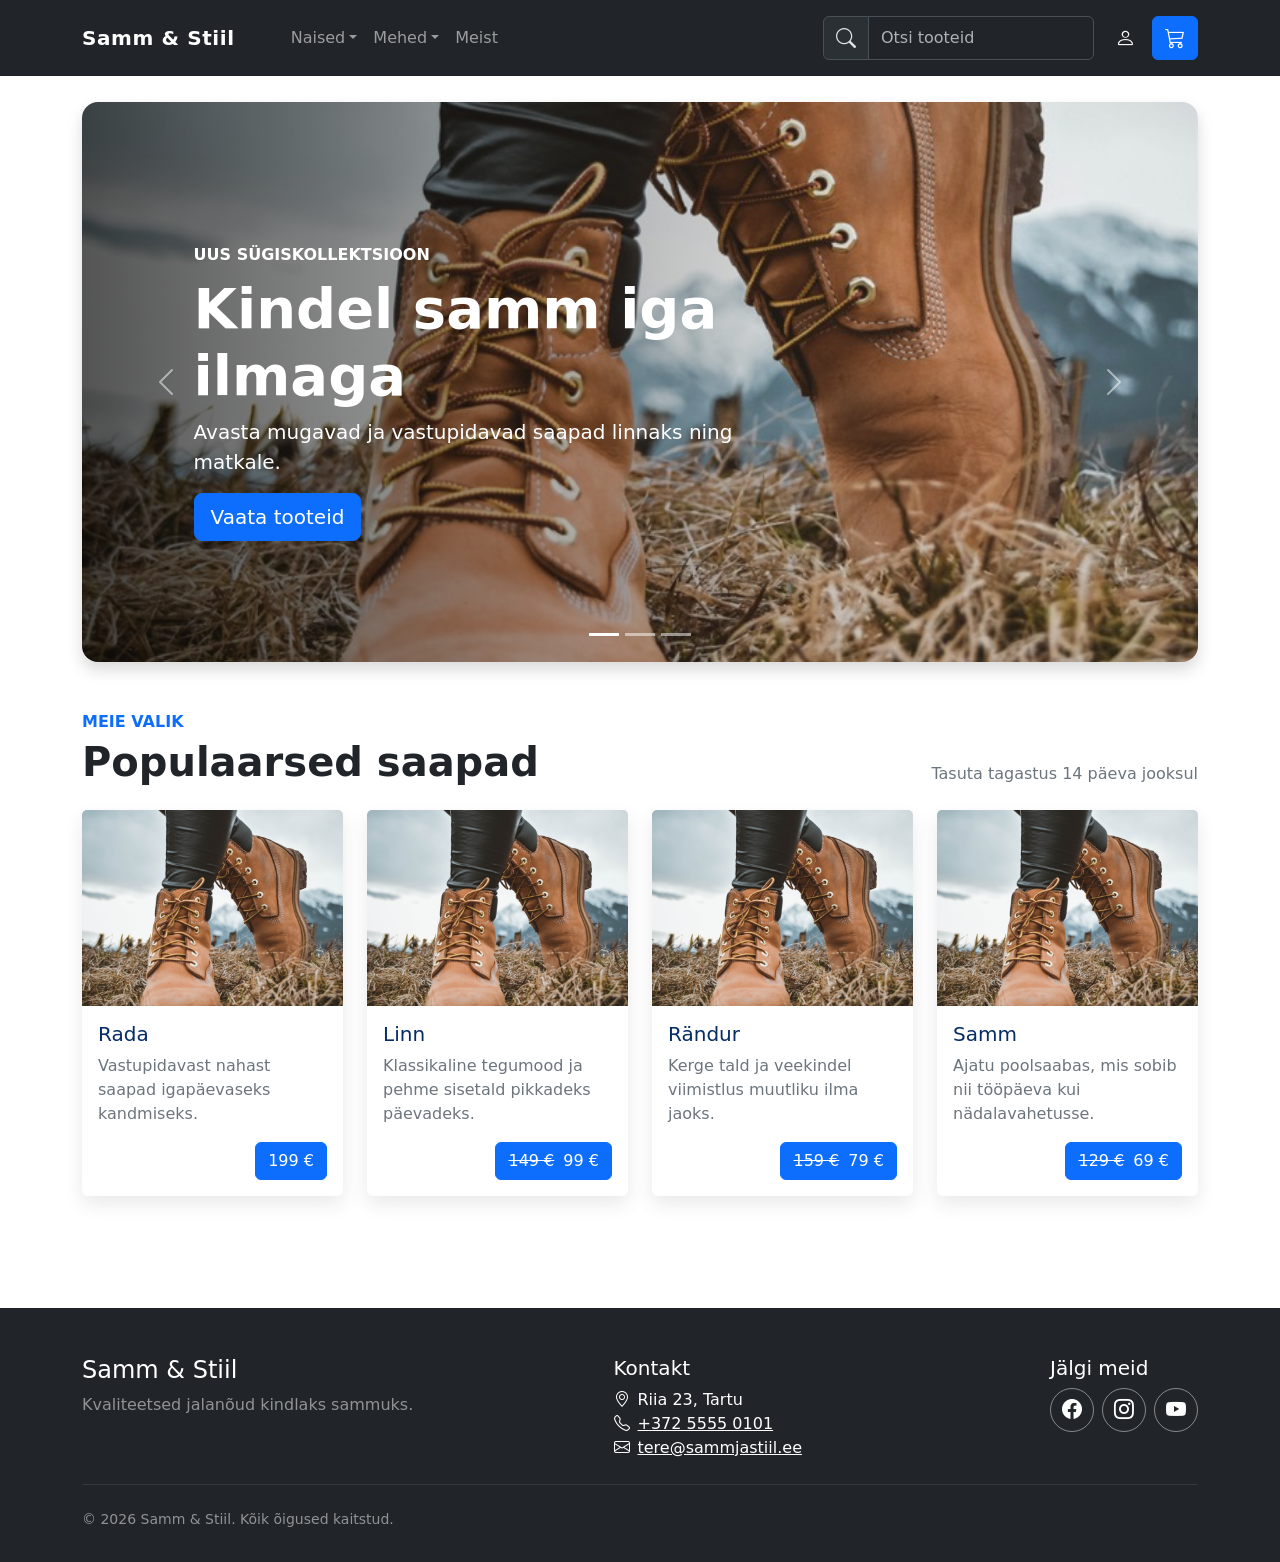
<file: index.html>
<!doctype html>
<html lang="et">
<head>
  <meta charset="utf-8">
  <meta name="viewport" content="width=device-width, initial-scale=1">
  <meta name="description" content="Samm &amp; Stiil – kvaliteetsed saapad naistele ja meestele.">
  <title>Samm &amp; Stiil | Avaleht</title>
  <link href="https://cdn.jsdelivr.net/npm/bootstrap@5.3.3/dist/css/bootstrap.min.css" rel="stylesheet" integrity="sha384-QWTKZyjpPEjISv5WaRU9OFeRpok6YctnYmDr5pNlyT2bRjXh0JMhjY6hW+ALEwIH" crossorigin="anonymous">
  <link href="https://cdn.jsdelivr.net/npm/bootstrap-icons@1.11.3/font/bootstrap-icons.min.css" rel="stylesheet">
  <link rel="stylesheet" href="custom.css">
</head>
<body>
  <nav class="navbar navbar-expand-lg bg-dark fixed-top py-3" data-bs-theme="dark" aria-label="Põhinavigatsioon">
    <div class="container">
      <a class="navbar-brand me-lg-5" href="index.html">Samm &amp; Stiil</a>
      <button class="navbar-toggler" type="button" data-bs-toggle="collapse" data-bs-target="#mainNavigation" aria-controls="mainNavigation" aria-expanded="false" aria-label="Ava navigatsioon">
        <span class="navbar-toggler-icon"></span>
      </button>
      <div class="collapse navbar-collapse" id="mainNavigation">
        <ul class="navbar-nav me-auto mb-2 mb-lg-0">
          <li class="nav-item dropdown">
            <a class="nav-link dropdown-toggle" href="#" id="womenDropdown" role="button" data-bs-toggle="dropdown" aria-expanded="false">Naised</a>
            <ul class="dropdown-menu" aria-labelledby="womenDropdown">
              <li><a class="dropdown-item" href="#tooted">Kingad</a></li>
              <li><hr class="dropdown-divider"></li>
              <li><a class="dropdown-item" href="#tooted">Saapad</a></li>
            </ul>
          </li>
          <li class="nav-item dropdown">
            <a class="nav-link dropdown-toggle" href="#" id="menDropdown" role="button" data-bs-toggle="dropdown" aria-expanded="false">Mehed</a>
            <ul class="dropdown-menu" aria-labelledby="menDropdown">
              <li><a class="dropdown-item" href="#tooted">Kingad</a></li>
              <li><hr class="dropdown-divider"></li>
              <li><a class="dropdown-item" href="#tooted">Saapad</a></li>
            </ul>
          </li>
          <li class="nav-item"><a class="nav-link" href="meist.html">Meist</a></li>
        </ul>
        <form class="d-flex me-lg-2 mb-2 mb-lg-0" role="search">
          <div class="input-group">
            <span class="input-group-text"><i class="bi bi-search" aria-hidden="true"></i></span>
            <input class="form-control" type="search" placeholder="Otsi tooteid" aria-label="Otsi tooteid">
          </div>
        </form>
        <div class="d-flex gap-1">
          <button class="btn btn-link text-light" type="button" aria-label="Kasutajakonto"><i class="bi bi-person" aria-hidden="true"></i></button>
          <a class="btn btn-primary" href="ostukorv.html" aria-label="Ostukorv"><i class="bi bi-cart3" aria-hidden="true"></i></a>
        </div>
      </div>
    </div>
  </nav>

  <main>
    <section class="container pt-4" aria-label="Pakkumised">
      <div id="heroCarousel" class="carousel slide hero-carousel overflow-hidden rounded-4 shadow" data-bs-ride="carousel">
        <div class="carousel-indicators">
          <button type="button" data-bs-target="#heroCarousel" data-bs-slide-to="0" class="active" aria-current="true" aria-label="Slaid 1"></button>
          <button type="button" data-bs-target="#heroCarousel" data-bs-slide-to="1" aria-label="Slaid 2"></button>
          <button type="button" data-bs-target="#heroCarousel" data-bs-slide-to="2" aria-label="Slaid 3"></button>
        </div>
        <div class="carousel-inner">
          <div class="carousel-item active">
            <img src="boots.jpg" alt="Pruunid nahksaapad sügisesel maastikul">
            <div class="carousel-caption d-none d-lg-block">
              <p class="text-uppercase fw-semibold mb-2">Uus sügiskollektsioon</p>
              <h1 class="display-4 fw-bold">Kindel samm iga ilmaga</h1>
              <p class="lead">Avasta mugavad ja vastupidavad saapad linnaks ning matkale.</p>
              <a class="btn btn-primary btn-lg" href="#tooted">Vaata tooteid</a>
            </div>
          </div>
          <div class="carousel-item">
            <img src="boots.jpg" alt="Vastupidavad paeltega saapad lähivaates">
            <div class="carousel-caption d-none d-lg-block">
              <p class="text-uppercase fw-semibold mb-2">Nädala pakkumine</p>
              <h2 class="display-5 fw-bold">Valitud mudelid kuni −30%</h2>
              <p class="lead">Hea võimalus valmistuda jahedamaks hooajaks.</p>
            </div>
          </div>
          <div class="carousel-item">
            <img src="boots.jpg" alt="Nahksaapad looduses">
            <div class="carousel-caption d-none d-lg-block">
              <p class="text-uppercase fw-semibold mb-2">Tasuta tarne</p>
              <h2 class="display-5 fw-bold">Tellimustele alates 100 €</h2>
              <p class="lead">Mugav pakiautomaadi tarne kõikjal Eestis.</p>
            </div>
          </div>
        </div>
        <button class="carousel-control-prev" type="button" data-bs-target="#heroCarousel" data-bs-slide="prev">
          <span class="carousel-control-prev-icon" aria-hidden="true"></span><span class="visually-hidden">Eelmine</span>
        </button>
        <button class="carousel-control-next" type="button" data-bs-target="#heroCarousel" data-bs-slide="next">
          <span class="carousel-control-next-icon" aria-hidden="true"></span><span class="visually-hidden">Järgmine</span>
        </button>
      </div>
    </section>

    <section class="container py-5" id="tooted" aria-labelledby="productsHeading">
      <div class="d-flex flex-wrap justify-content-between align-items-end gap-3 mb-4">
        <div><p class="text-primary fw-semibold text-uppercase mb-1">Meie valik</p><h2 id="productsHeading" class="display-6 fw-bold mb-0">Populaarsed saapad</h2></div>
        <p class="text-secondary mb-0">Tasuta tagastus 14 päeva jooksul</p>
      </div>
      <div class="row g-4">
        <div class="col-xl-3 col-md-6">
          <article class="card product-card"><img src="boots.jpg" class="card-img-top" alt="Pruunid nahast matkasaapad"><div class="card-body d-flex flex-column"><h3 class="h5 card-title text-primary-emphasis">Rada</h3><p class="card-text text-secondary">Vastupidavast nahast saapad igapäevaseks kandmiseks.</p><a href="toode.html" class="btn btn-primary mt-auto align-self-end" aria-label="Vaata toodet Rada hinnaga 199 eurot">199 €</a></div></article>
        </div>
        <div class="col-xl-3 col-md-6">
          <article class="card product-card"><img src="boots.jpg" class="card-img-top" alt="Pruunid paeltega linnasaapad"><div class="card-body d-flex flex-column"><h3 class="h5 card-title text-primary-emphasis">Linn</h3><p class="card-text text-secondary">Klassikaline tegumood ja pehme sisetald pikkadeks päevadeks.</p><a href="toode.html" class="btn btn-primary mt-auto align-self-end" aria-label="Vaata toodet Linn soodushinnaga 99 eurot"><span class="text-decoration-line-through me-1">149 €</span> 99 €</a></div></article>
        </div>
        <div class="col-xl-3 col-md-6">
          <article class="card product-card"><img src="boots.jpg" class="card-img-top" alt="Pruunid vabaajasaapad"><div class="card-body d-flex flex-column"><h3 class="h5 card-title text-primary-emphasis">Rändur</h3><p class="card-text text-secondary">Kerge tald ja veekindel viimistlus muutliku ilma jaoks.</p><a href="toode.html" class="btn btn-primary mt-auto align-self-end" aria-label="Vaata toodet Rändur soodushinnaga 79 eurot"><span class="text-decoration-line-through me-1">159 €</span> 79 €</a></div></article>
        </div>
        <div class="col-xl-3 col-md-6">
          <article class="card product-card"><img src="boots.jpg" class="card-img-top" alt="Pruunid nahast poolsaapad"><div class="card-body d-flex flex-column"><h3 class="h5 card-title text-primary-emphasis">Samm</h3><p class="card-text text-secondary">Ajatu poolsaabas, mis sobib nii tööpäeva kui nädalavahetusse.</p><a href="toode.html" class="btn btn-primary mt-auto align-self-end" aria-label="Vaata toodet Samm soodushinnaga 69 eurot"><span class="text-decoration-line-through me-1">129 €</span> 69 €</a></div></article>
        </div>
      </div>
    </section>
  </main>

  <footer class="site-footer">
    <div class="container">
      <div class="row g-4 justify-content-between">
        <div class="col-md-5"><h2 class="h4">Samm &amp; Stiil</h2><p class="text-white-50 mb-0">Kvaliteetsed jalanõud kindlaks sammuks.</p></div>
        <div class="col-md-4"><h2 class="h5">Kontakt</h2><address class="mb-0"><div><i class="bi bi-geo-alt me-2" aria-hidden="true"></i>Riia 23, Tartu</div><div><i class="bi bi-telephone me-2" aria-hidden="true"></i><a class="footer-link" href="tel:+37255550101">+372 5555 0101</a></div><div><i class="bi bi-envelope me-2" aria-hidden="true"></i><a class="footer-link" href="mailto:tere@sammjastiil.ee">tere@sammjastiil.ee</a></div></address></div>
        <div class="col-md-auto"><h2 class="h5">Jälgi meid</h2><div class="d-flex gap-2"><a class="social-link" href="https://www.facebook.com/" aria-label="Facebook"><i class="bi bi-facebook" aria-hidden="true"></i></a><a class="social-link" href="https://www.instagram.com/" aria-label="Instagram"><i class="bi bi-instagram" aria-hidden="true"></i></a><a class="social-link" href="https://www.youtube.com/" aria-label="YouTube"><i class="bi bi-youtube" aria-hidden="true"></i></a></div></div>
      </div>
      <hr class="border-secondary my-4"><p class="small text-white-50 mb-0">&copy; 2026 Samm &amp; Stiil. Kõik õigused kaitstud.</p>
    </div>
  </footer>
  <script src="https://cdn.jsdelivr.net/npm/bootstrap@5.3.3/dist/js/bootstrap.bundle.min.js" integrity="sha384-YvpcrYf0tY3lHB60NNkmXc5s9fDVZLESaAA55NDzOxhy9GkcIdslK1eN7N6jIeHz" crossorigin="anonymous"></script>
</body>
</html>
</file>
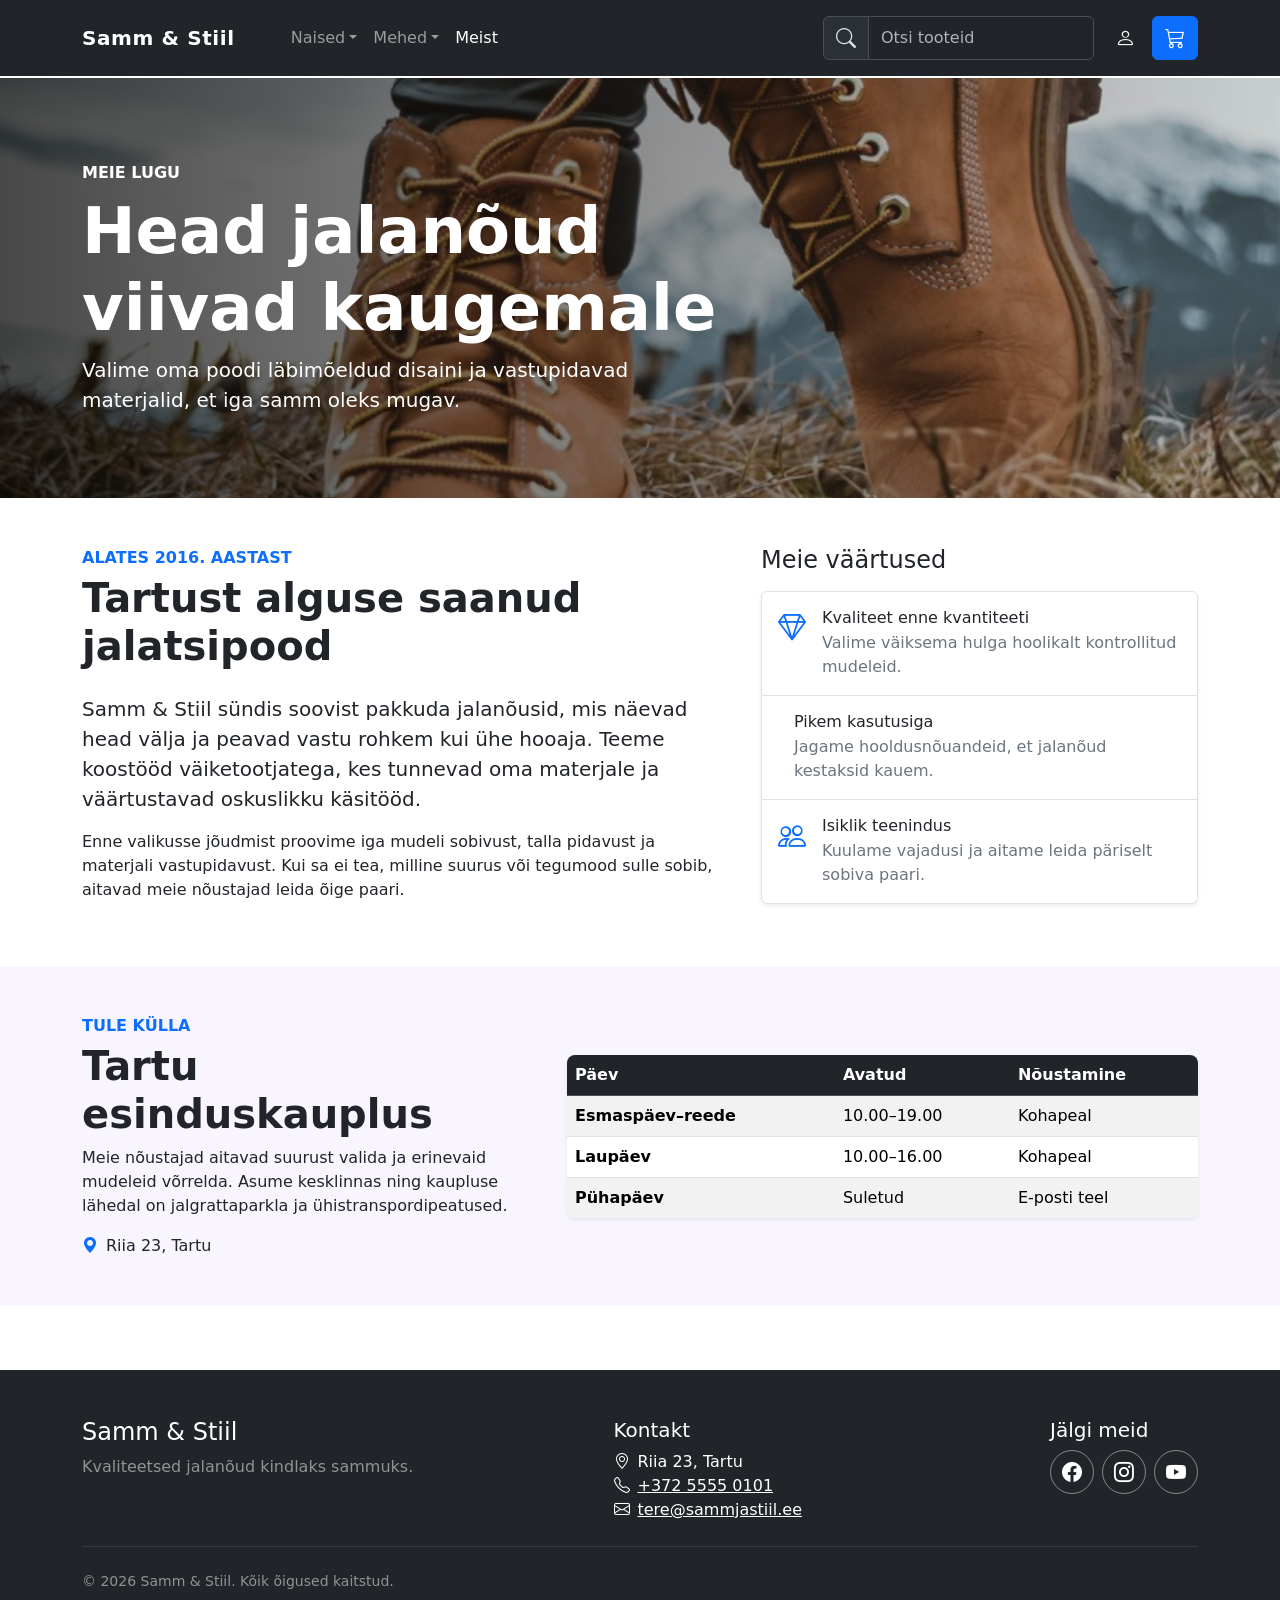
<file: meist.html>
<!doctype html>
<html lang="et">
<head>
  <meta charset="utf-8">
  <meta name="viewport" content="width=device-width, initial-scale=1">
  <meta name="description" content="Samm &amp; Stiil lugu, väärtused ja kaupluse lahtiolekuajad.">
  <title>Meist | Samm &amp; Stiil</title>
  <link href="https://cdn.jsdelivr.net/npm/bootstrap@5.3.3/dist/css/bootstrap.min.css" rel="stylesheet" integrity="sha384-QWTKZyjpPEjISv5WaRU9OFeRpok6YctnYmDr5pNlyT2bRjXh0JMhjY6hW+ALEwIH" crossorigin="anonymous">
  <link href="https://cdn.jsdelivr.net/npm/bootstrap-icons@1.11.3/font/bootstrap-icons.min.css" rel="stylesheet">
  <link rel="stylesheet" href="custom.css">
</head>
<body>
  <nav class="navbar navbar-expand-lg bg-dark fixed-top py-3" data-bs-theme="dark" aria-label="Põhinavigatsioon">
    <div class="container">
      <a class="navbar-brand me-lg-5" href="index.html">Samm &amp; Stiil</a>
      <button class="navbar-toggler" type="button" data-bs-toggle="collapse" data-bs-target="#mainNavigation" aria-controls="mainNavigation" aria-expanded="false" aria-label="Ava navigatsioon"><span class="navbar-toggler-icon"></span></button>
      <div class="collapse navbar-collapse" id="mainNavigation">
        <ul class="navbar-nav me-auto mb-2 mb-lg-0">
          <li class="nav-item dropdown"><a class="nav-link dropdown-toggle" href="#" id="womenDropdown" role="button" data-bs-toggle="dropdown" aria-expanded="false">Naised</a><ul class="dropdown-menu" aria-labelledby="womenDropdown"><li><a class="dropdown-item" href="index.html#tooted">Kingad</a></li><li><hr class="dropdown-divider"></li><li><a class="dropdown-item" href="index.html#tooted">Saapad</a></li></ul></li>
          <li class="nav-item dropdown"><a class="nav-link dropdown-toggle" href="#" id="menDropdown" role="button" data-bs-toggle="dropdown" aria-expanded="false">Mehed</a><ul class="dropdown-menu" aria-labelledby="menDropdown"><li><a class="dropdown-item" href="index.html#tooted">Kingad</a></li><li><hr class="dropdown-divider"></li><li><a class="dropdown-item" href="index.html#tooted">Saapad</a></li></ul></li>
          <li class="nav-item"><a class="nav-link active" href="meist.html" aria-current="page">Meist</a></li>
        </ul>
        <form class="d-flex me-lg-2 mb-2 mb-lg-0" role="search"><div class="input-group"><span class="input-group-text"><i class="bi bi-search" aria-hidden="true"></i></span><input class="form-control" type="search" placeholder="Otsi tooteid" aria-label="Otsi tooteid"></div></form>
        <div class="d-flex gap-1"><button class="btn btn-link text-light" type="button" aria-label="Kasutajakonto"><i class="bi bi-person" aria-hidden="true"></i></button><a class="btn btn-primary" href="ostukorv.html" aria-label="Ostukorv"><i class="bi bi-cart3" aria-hidden="true"></i></a></div>
      </div>
    </div>
  </nav>

  <main>
    <header class="about-hero d-flex align-items-center text-white">
      <div class="container"><div class="col-lg-7"><p class="text-uppercase fw-semibold mb-2">Meie lugu</p><h1 class="display-3 fw-bold">Head jalanõud viivad kaugemale</h1><p class="lead mb-0">Valime oma poodi läbimõeldud disaini ja vastupidavad materjalid, et iga samm oleks mugav.</p></div></div>
    </header>

    <section class="container py-5" aria-labelledby="storyHeading">
      <div class="row g-5 align-items-start">
        <div class="col-lg-7">
          <p class="text-primary fw-semibold text-uppercase mb-1">Alates 2016. aastast</p>
          <h2 class="display-6 fw-bold mb-4" id="storyHeading">Tartust alguse saanud jalatsipood</h2>
          <p class="fs-5">Samm &amp; Stiil sündis soovist pakkuda jalanõusid, mis näevad head välja ja peavad vastu rohkem kui ühe hooaja. Teeme koostööd väiketootjatega, kes tunnevad oma materjale ja väärtustavad oskuslikku käsitööd.</p>
          <p>Enne valikusse jõudmist proovime iga mudeli sobivust, talla pidavust ja materjali vastupidavust. Kui sa ei tea, milline suurus või tegumood sulle sobib, aitavad meie nõustajad leida õige paari.</p>
        </div>
        <div class="col-lg-5">
          <h2 class="h4 mb-3">Meie väärtused</h2>
          <div class="list-group shadow-sm">
            <div class="list-group-item d-flex gap-3 py-3"><i class="bi bi-gem fs-3 text-primary" aria-hidden="true"></i><div><h3 class="h6 mb-1">Kvaliteet enne kvantiteeti</h3><p class="mb-0 text-secondary">Valime väiksema hulga hoolikalt kontrollitud mudeleid.</p></div></div>
            <div class="list-group-item d-flex gap-3 py-3"><i class="bi bi-leaf fs-3 text-primary" aria-hidden="true"></i><div><h3 class="h6 mb-1">Pikem kasutusiga</h3><p class="mb-0 text-secondary">Jagame hooldusnõuandeid, et jalanõud kestaksid kauem.</p></div></div>
            <div class="list-group-item d-flex gap-3 py-3"><i class="bi bi-people fs-3 text-primary" aria-hidden="true"></i><div><h3 class="h6 mb-1">Isiklik teenindus</h3><p class="mb-0 text-secondary">Kuulame vajadusi ja aitame leida päriselt sobiva paari.</p></div></div>
          </div>
        </div>
      </div>
    </section>

    <section class="section-soft py-5" aria-labelledby="visitHeading">
      <div class="container"><div class="row g-5 align-items-center">
        <div class="col-lg-5"><p class="text-primary fw-semibold text-uppercase mb-1">Tule külla</p><h2 class="display-6 fw-bold" id="visitHeading">Tartu esinduskauplus</h2><p>Meie nõustajad aitavad suurust valida ja erinevaid mudeleid võrrelda. Asume kesklinnas ning kaupluse lähedal on jalgrattaparkla ja ühistranspordipeatused.</p><p class="mb-0"><i class="bi bi-geo-alt-fill text-primary me-2" aria-hidden="true"></i>Riia 23, Tartu</p></div>
        <div class="col-lg-7">
          <div class="table-responsive rounded-3 shadow-sm">
            <table class="table table-striped table-hover align-middle mb-0">
              <caption class="visually-hidden">Samm &amp; Stiil Tartu kaupluse lahtiolekuajad</caption>
              <thead class="table-dark"><tr><th scope="col">Päev</th><th scope="col">Avatud</th><th scope="col">Nõustamine</th></tr></thead>
              <tbody><tr><th scope="row">Esmaspäev–reede</th><td>10.00–19.00</td><td>Kohapeal</td></tr><tr><th scope="row">Laupäev</th><td>10.00–16.00</td><td>Kohapeal</td></tr><tr><th scope="row">Pühapäev</th><td>Suletud</td><td>E-posti teel</td></tr></tbody>
            </table>
          </div>
        </div>
      </div></div>
    </section>
  </main>

  <footer class="site-footer">
    <div class="container"><div class="row g-4 justify-content-between">
      <div class="col-md-5"><h2 class="h4">Samm &amp; Stiil</h2><p class="text-white-50 mb-0">Kvaliteetsed jalanõud kindlaks sammuks.</p></div>
      <div class="col-md-4"><h2 class="h5">Kontakt</h2><address class="mb-0"><div><i class="bi bi-geo-alt me-2" aria-hidden="true"></i>Riia 23, Tartu</div><div><i class="bi bi-telephone me-2" aria-hidden="true"></i><a class="footer-link" href="tel:+37255550101">+372 5555 0101</a></div><div><i class="bi bi-envelope me-2" aria-hidden="true"></i><a class="footer-link" href="mailto:tere@sammjastiil.ee">tere@sammjastiil.ee</a></div></address></div>
      <div class="col-md-auto"><h2 class="h5">Jälgi meid</h2><div class="d-flex gap-2"><a class="social-link" href="https://www.facebook.com/" aria-label="Facebook"><i class="bi bi-facebook" aria-hidden="true"></i></a><a class="social-link" href="https://www.instagram.com/" aria-label="Instagram"><i class="bi bi-instagram" aria-hidden="true"></i></a><a class="social-link" href="https://www.youtube.com/" aria-label="YouTube"><i class="bi bi-youtube" aria-hidden="true"></i></a></div></div>
    </div><hr class="border-secondary my-4"><p class="small text-white-50 mb-0">&copy; 2026 Samm &amp; Stiil. Kõik õigused kaitstud.</p></div>
  </footer>
  <script src="https://cdn.jsdelivr.net/npm/bootstrap@5.3.3/dist/js/bootstrap.bundle.min.js" integrity="sha384-YvpcrYf0tY3lHB60NNkmXc5s9fDVZLESaAA55NDzOxhy9GkcIdslK1eN7N6jIeHz" crossorigin="anonymous"></script>
</body>
</html>
</file>
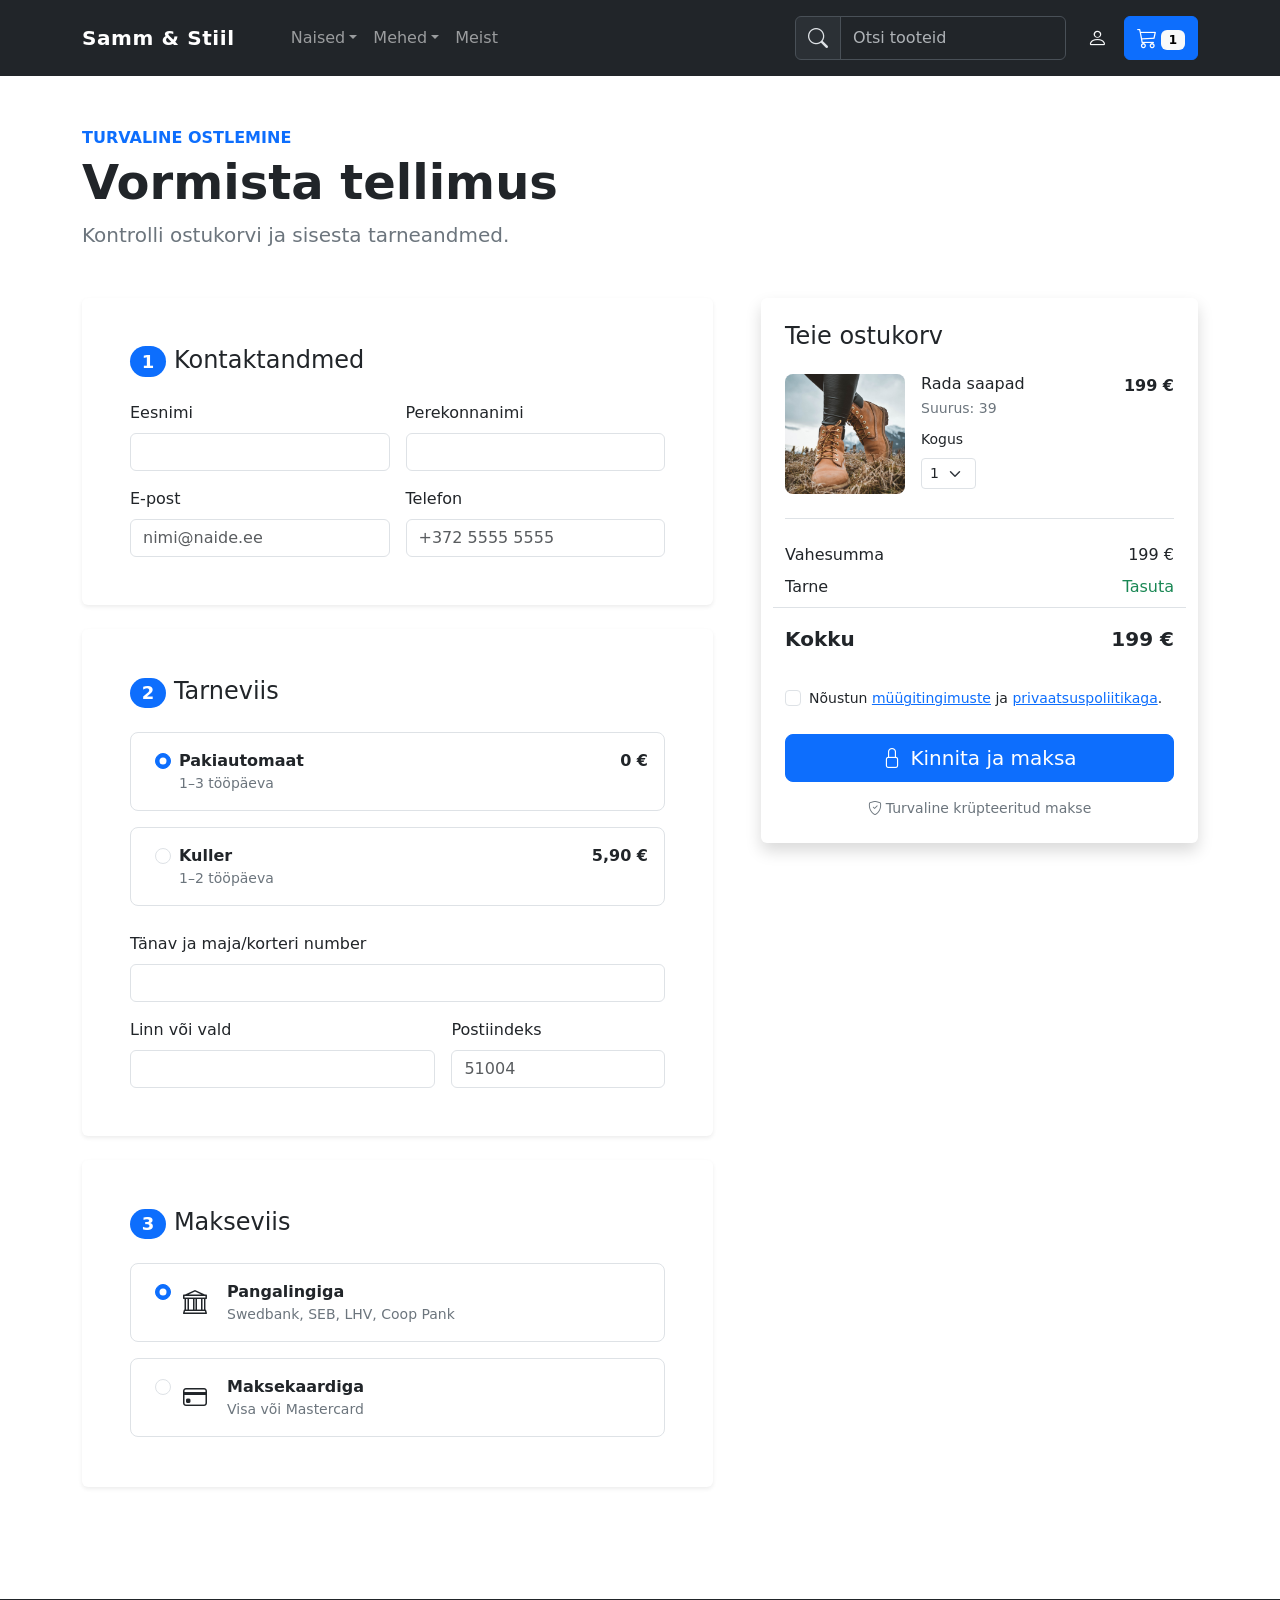
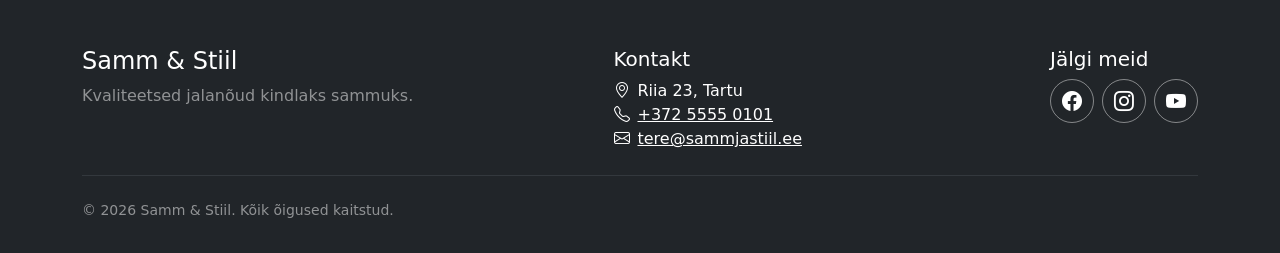
<file: ostukorv.html>
<!doctype html>
<html lang="et">
<head>
  <meta charset="utf-8">
  <meta name="viewport" content="width=device-width, initial-scale=1">
  <meta name="description" content="Samm &amp; Stiil ostukorv ja tellimuse vorm.">
  <title>Ostukorv | Samm &amp; Stiil</title>
  <link href="https://cdn.jsdelivr.net/npm/bootstrap@5.3.3/dist/css/bootstrap.min.css" rel="stylesheet" integrity="sha384-QWTKZyjpPEjISv5WaRU9OFeRpok6YctnYmDr5pNlyT2bRjXh0JMhjY6hW+ALEwIH" crossorigin="anonymous">
  <link href="https://cdn.jsdelivr.net/npm/bootstrap-icons@1.11.3/font/bootstrap-icons.min.css" rel="stylesheet">
  <link rel="stylesheet" href="custom.css">
</head>
<body>
  <nav class="navbar navbar-expand-lg bg-dark fixed-top py-3" data-bs-theme="dark" aria-label="Põhinavigatsioon">
    <div class="container">
      <a class="navbar-brand me-lg-5" href="index.html">Samm &amp; Stiil</a>
      <button class="navbar-toggler" type="button" data-bs-toggle="collapse" data-bs-target="#mainNavigation" aria-controls="mainNavigation" aria-expanded="false" aria-label="Ava navigatsioon"><span class="navbar-toggler-icon"></span></button>
      <div class="collapse navbar-collapse" id="mainNavigation">
        <ul class="navbar-nav me-auto mb-2 mb-lg-0">
          <li class="nav-item dropdown"><a class="nav-link dropdown-toggle" href="#" id="womenDropdown" role="button" data-bs-toggle="dropdown" aria-expanded="false">Naised</a><ul class="dropdown-menu" aria-labelledby="womenDropdown"><li><a class="dropdown-item" href="index.html#tooted">Kingad</a></li><li><hr class="dropdown-divider"></li><li><a class="dropdown-item" href="index.html#tooted">Saapad</a></li></ul></li>
          <li class="nav-item dropdown"><a class="nav-link dropdown-toggle" href="#" id="menDropdown" role="button" data-bs-toggle="dropdown" aria-expanded="false">Mehed</a><ul class="dropdown-menu" aria-labelledby="menDropdown"><li><a class="dropdown-item" href="index.html#tooted">Kingad</a></li><li><hr class="dropdown-divider"></li><li><a class="dropdown-item" href="index.html#tooted">Saapad</a></li></ul></li>
          <li class="nav-item"><a class="nav-link" href="meist.html">Meist</a></li>
        </ul>
        <form class="d-flex me-lg-2 mb-2 mb-lg-0" role="search"><div class="input-group"><span class="input-group-text"><i class="bi bi-search" aria-hidden="true"></i></span><input class="form-control" type="search" placeholder="Otsi tooteid" aria-label="Otsi tooteid"></div></form>
        <div class="d-flex gap-1"><button class="btn btn-link text-light" type="button" aria-label="Kasutajakonto"><i class="bi bi-person" aria-hidden="true"></i></button><a class="btn btn-primary" href="ostukorv.html" aria-label="Ostukorv" aria-current="page"><i class="bi bi-cart3" aria-hidden="true"></i><span class="badge text-bg-light ms-1">1</span></a></div>
      </div>
    </div>
  </nav>

  <main class="container py-5">
    <div class="mb-5"><p class="text-primary fw-semibold text-uppercase mb-1">Turvaline ostlemine</p><h1 class="display-5 fw-bold">Vormista tellimus</h1><p class="lead text-secondary mb-0">Kontrolli ostukorvi ja sisesta tarneandmed.</p></div>
    <form action="#" method="post">
      <div class="row g-5">
        <div class="col-lg-7">
          <section class="card border-0 shadow-sm mb-4" aria-labelledby="customerHeading">
            <div class="card-body p-4 p-md-5">
              <h2 class="h4 mb-4" id="customerHeading"><span class="badge rounded-pill text-bg-primary me-2">1</span>Kontaktandmed</h2>
              <div class="row g-3">
                <div class="col-md-6"><label for="firstName" class="form-label">Eesnimi</label><input type="text" class="form-control" id="firstName" name="eesnimi" autocomplete="given-name" required></div>
                <div class="col-md-6"><label for="lastName" class="form-label">Perekonnanimi</label><input type="text" class="form-control" id="lastName" name="perekonnanimi" autocomplete="family-name" required></div>
                <div class="col-md-6"><label for="email" class="form-label">E-post</label><input type="email" class="form-control" id="email" name="epost" autocomplete="email" placeholder="nimi@naide.ee" required></div>
                <div class="col-md-6"><label for="phone" class="form-label">Telefon</label><input type="tel" class="form-control" id="phone" name="telefon" autocomplete="tel" placeholder="+372 5555 5555" required></div>
              </div>
            </div>
          </section>

          <section class="card border-0 shadow-sm mb-4" aria-labelledby="deliveryHeading">
            <div class="card-body p-4 p-md-5">
              <h2 class="h4 mb-4" id="deliveryHeading"><span class="badge rounded-pill text-bg-primary me-2">2</span>Tarneviis</h2>
              <fieldset>
                <legend class="visually-hidden">Vali tarneviis</legend>
                <div class="form-check border rounded-3 p-3 ps-5 mb-3"><input class="form-check-input" type="radio" name="tarneviis" id="parcel" value="pakiautomaat" checked><label class="form-check-label d-flex justify-content-between gap-3 w-100" for="parcel"><span><strong>Pakiautomaat</strong><small class="d-block text-secondary">1–3 tööpäeva</small></span><strong>0 €</strong></label></div>
                <div class="form-check border rounded-3 p-3 ps-5"><input class="form-check-input" type="radio" name="tarneviis" id="courier" value="kuller"><label class="form-check-label d-flex justify-content-between gap-3 w-100" for="courier"><span><strong>Kuller</strong><small class="d-block text-secondary">1–2 tööpäeva</small></span><strong>5,90 €</strong></label></div>
              </fieldset>
              <div class="row g-3 mt-2">
                <div class="col-12"><label for="address" class="form-label">Tänav ja maja/korteri number</label><input type="text" class="form-control" id="address" name="aadress" autocomplete="street-address" required></div>
                <div class="col-md-7"><label for="city" class="form-label">Linn või vald</label><input type="text" class="form-control" id="city" name="linn" autocomplete="address-level2" required></div>
                <div class="col-md-5"><label for="postalCode" class="form-label">Postiindeks</label><input type="text" class="form-control" id="postalCode" name="postiindeks" autocomplete="postal-code" inputmode="numeric" pattern="[0-9]{5}" placeholder="51004" required></div>
              </div>
            </div>
          </section>

          <section class="card border-0 shadow-sm" aria-labelledby="paymentHeading">
            <div class="card-body p-4 p-md-5">
              <h2 class="h4 mb-4" id="paymentHeading"><span class="badge rounded-pill text-bg-primary me-2">3</span>Makseviis</h2>
              <fieldset>
                <legend class="visually-hidden">Vali makseviis</legend>
                <div class="form-check border rounded-3 p-3 ps-5 mb-3"><input class="form-check-input" type="radio" name="makseviis" id="bank" value="pangalingid" checked><label class="form-check-label d-flex align-items-center gap-3" for="bank"><i class="bi bi-bank payment-icon" aria-hidden="true"></i><span><strong>Pangalingiga</strong><small class="d-block text-secondary">Swedbank, SEB, LHV, Coop Pank</small></span></label></div>
                <div class="form-check border rounded-3 p-3 ps-5"><input class="form-check-input" type="radio" name="makseviis" id="card" value="kaart"><label class="form-check-label d-flex align-items-center gap-3" for="card"><i class="bi bi-credit-card payment-icon" aria-hidden="true"></i><span><strong>Maksekaardiga</strong><small class="d-block text-secondary">Visa või Mastercard</small></span></label></div>
              </fieldset>
            </div>
          </section>
        </div>

        <div class="col-lg-5">
          <aside class="card border-0 shadow checkout-summary" aria-labelledby="summaryHeading">
            <div class="card-body p-4">
              <h2 class="h4 mb-4" id="summaryHeading">Teie ostukorv</h2>
              <div class="d-flex gap-3 pb-4 border-bottom"><img src="boots.jpg" class="cart-thumb rounded-3" alt="Pruunid Rada saapad"><div class="flex-grow-1"><div class="d-flex justify-content-between gap-2"><h3 class="h6 mb-1">Rada saapad</h3><strong>199 €</strong></div><p class="small text-secondary mb-2">Suurus: 39</p><label for="quantity" class="form-label small">Kogus</label><select class="form-select form-select-sm w-auto" id="quantity" name="kogus"><option>1</option><option>2</option><option>3</option></select></div></div>
              <dl class="row my-4"><dt class="col-7 fw-normal">Vahesumma</dt><dd class="col-5 text-end">199 €</dd><dt class="col-7 fw-normal">Tarne</dt><dd class="col-5 text-end text-success">Tasuta</dd><dt class="col-7 fs-5 pt-3 border-top">Kokku</dt><dd class="col-5 fs-5 fw-bold text-end pt-3 border-top">199 €</dd></dl>
              <div class="form-check mb-4"><input class="form-check-input" type="checkbox" id="terms" name="tingimused" required><label class="form-check-label small" for="terms">Nõustun <a href="#">müügitingimuste</a> ja <a href="#">privaatsuspoliitikaga</a>.</label></div>
              <button type="submit" class="btn btn-primary btn-lg w-100"><i class="bi bi-lock me-2" aria-hidden="true"></i>Kinnita ja maksa</button>
              <p class="small text-secondary text-center mt-3 mb-0"><i class="bi bi-shield-check me-1" aria-hidden="true"></i>Turvaline krüpteeritud makse</p>
            </div>
          </aside>
        </div>
      </div>
    </form>
  </main>

  <footer class="site-footer">
    <div class="container"><div class="row g-4 justify-content-between">
      <div class="col-md-5"><h2 class="h4">Samm &amp; Stiil</h2><p class="text-white-50 mb-0">Kvaliteetsed jalanõud kindlaks sammuks.</p></div>
      <div class="col-md-4"><h2 class="h5">Kontakt</h2><address class="mb-0"><div><i class="bi bi-geo-alt me-2" aria-hidden="true"></i>Riia 23, Tartu</div><div><i class="bi bi-telephone me-2" aria-hidden="true"></i><a class="footer-link" href="tel:+37255550101">+372 5555 0101</a></div><div><i class="bi bi-envelope me-2" aria-hidden="true"></i><a class="footer-link" href="mailto:tere@sammjastiil.ee">tere@sammjastiil.ee</a></div></address></div>
      <div class="col-md-auto"><h2 class="h5">Jälgi meid</h2><div class="d-flex gap-2"><a class="social-link" href="https://www.facebook.com/" aria-label="Facebook"><i class="bi bi-facebook" aria-hidden="true"></i></a><a class="social-link" href="https://www.instagram.com/" aria-label="Instagram"><i class="bi bi-instagram" aria-hidden="true"></i></a><a class="social-link" href="https://www.youtube.com/" aria-label="YouTube"><i class="bi bi-youtube" aria-hidden="true"></i></a></div></div>
    </div><hr class="border-secondary my-4"><p class="small text-white-50 mb-0">&copy; 2026 Samm &amp; Stiil. Kõik õigused kaitstud.</p></div>
  </footer>
  <script src="https://cdn.jsdelivr.net/npm/bootstrap@5.3.3/dist/js/bootstrap.bundle.min.js" integrity="sha384-YvpcrYf0tY3lHB60NNkmXc5s9fDVZLESaAA55NDzOxhy9GkcIdslK1eN7N6jIeHz" crossorigin="anonymous"></script>
</body>
</html>
</file>
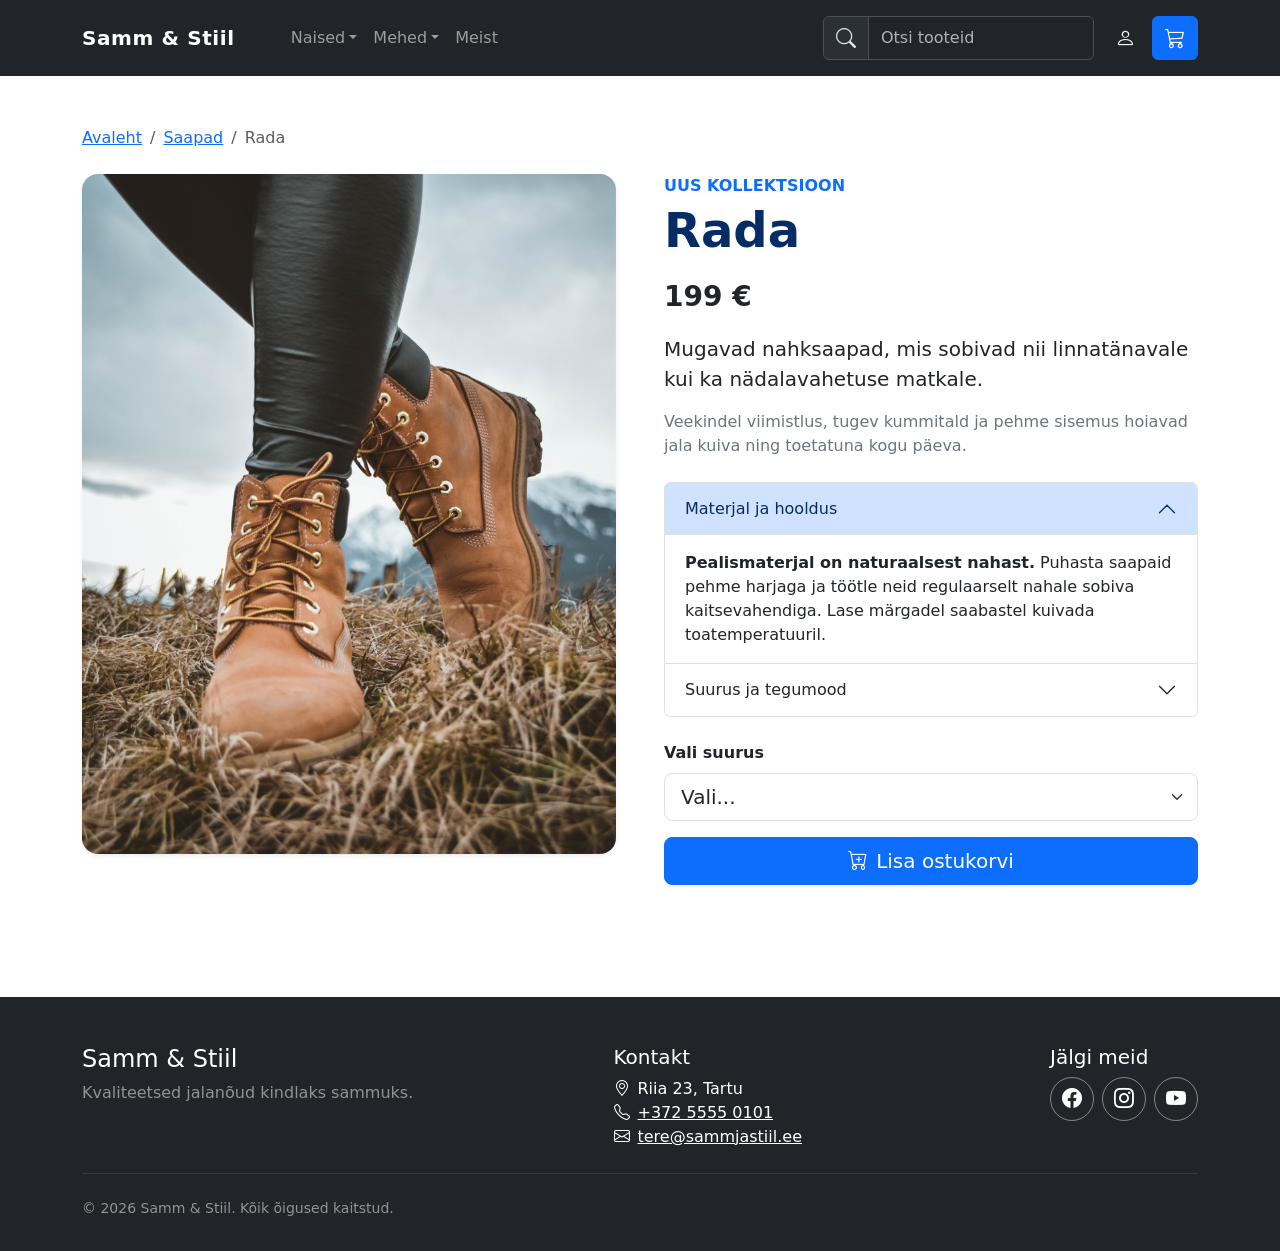
<file: toode.html>
<!doctype html>
<html lang="et">
<head>
  <meta charset="utf-8">
  <meta name="viewport" content="width=device-width, initial-scale=1">
  <meta name="description" content="Rada nahksaabaste tooteleht.">
  <title>Rada saapad | Samm &amp; Stiil</title>
  <link href="https://cdn.jsdelivr.net/npm/bootstrap@5.3.3/dist/css/bootstrap.min.css" rel="stylesheet" integrity="sha384-QWTKZyjpPEjISv5WaRU9OFeRpok6YctnYmDr5pNlyT2bRjXh0JMhjY6hW+ALEwIH" crossorigin="anonymous">
  <link href="https://cdn.jsdelivr.net/npm/bootstrap-icons@1.11.3/font/bootstrap-icons.min.css" rel="stylesheet">
  <link rel="stylesheet" href="custom.css">
</head>
<body>
  <nav class="navbar navbar-expand-lg bg-dark fixed-top py-3" data-bs-theme="dark" aria-label="Põhinavigatsioon">
    <div class="container">
      <a class="navbar-brand me-lg-5" href="index.html">Samm &amp; Stiil</a>
      <button class="navbar-toggler" type="button" data-bs-toggle="collapse" data-bs-target="#mainNavigation" aria-controls="mainNavigation" aria-expanded="false" aria-label="Ava navigatsioon"><span class="navbar-toggler-icon"></span></button>
      <div class="collapse navbar-collapse" id="mainNavigation">
        <ul class="navbar-nav me-auto mb-2 mb-lg-0">
          <li class="nav-item dropdown"><a class="nav-link dropdown-toggle" href="#" id="womenDropdown" role="button" data-bs-toggle="dropdown" aria-expanded="false">Naised</a><ul class="dropdown-menu" aria-labelledby="womenDropdown"><li><a class="dropdown-item" href="index.html#tooted">Kingad</a></li><li><hr class="dropdown-divider"></li><li><a class="dropdown-item" href="index.html#tooted">Saapad</a></li></ul></li>
          <li class="nav-item dropdown"><a class="nav-link dropdown-toggle" href="#" id="menDropdown" role="button" data-bs-toggle="dropdown" aria-expanded="false">Mehed</a><ul class="dropdown-menu" aria-labelledby="menDropdown"><li><a class="dropdown-item" href="index.html#tooted">Kingad</a></li><li><hr class="dropdown-divider"></li><li><a class="dropdown-item" href="index.html#tooted">Saapad</a></li></ul></li>
          <li class="nav-item"><a class="nav-link" href="meist.html">Meist</a></li>
        </ul>
        <form class="d-flex me-lg-2 mb-2 mb-lg-0" role="search"><div class="input-group"><span class="input-group-text"><i class="bi bi-search" aria-hidden="true"></i></span><input class="form-control" type="search" placeholder="Otsi tooteid" aria-label="Otsi tooteid"></div></form>
        <div class="d-flex gap-1"><button class="btn btn-link text-light" type="button" aria-label="Kasutajakonto"><i class="bi bi-person" aria-hidden="true"></i></button><a class="btn btn-primary" href="ostukorv.html" aria-label="Ostukorv"><i class="bi bi-cart3" aria-hidden="true"></i></a></div>
      </div>
    </div>
  </nav>

  <main class="container py-5">
    <nav aria-label="Asukohariba"><ol class="breadcrumb mb-4"><li class="breadcrumb-item"><a href="index.html">Avaleht</a></li><li class="breadcrumb-item"><a href="index.html#tooted">Saapad</a></li><li class="breadcrumb-item active" aria-current="page">Rada</li></ol></nav>
    <div class="row g-5">
      <div class="col-lg-6"><img src="boots.jpg" class="product-image rounded-4 shadow-sm" alt="Pruunid nahast Rada saapad"></div>
      <div class="col-lg-6">
        <p class="text-primary fw-semibold text-uppercase mb-1">Uus kollektsioon</p>
        <h1 class="display-5 fw-semibold text-primary-emphasis">Rada</h1>
        <p class="fs-3 fw-bold mt-3">199 €</p>
        <p class="lead">Mugavad nahksaapad, mis sobivad nii linnatänavale kui ka nädalavahetuse matkale.</p>
        <p class="text-secondary">Veekindel viimistlus, tugev kummitald ja pehme sisemus hoiavad jala kuiva ning toetatuna kogu päeva.</p>

        <div class="accordion my-4" id="productDetails">
          <div class="accordion-item">
            <h2 class="accordion-header"><button class="accordion-button" type="button" data-bs-toggle="collapse" data-bs-target="#collapseOne" aria-expanded="true" aria-controls="collapseOne">Materjal ja hooldus</button></h2>
            <div id="collapseOne" class="accordion-collapse collapse show" data-bs-parent="#productDetails"><div class="accordion-body"><strong>Pealismaterjal on naturaalsest nahast.</strong> Puhasta saapaid pehme harjaga ja töötle neid regulaarselt nahale sobiva kaitsevahendiga. Lase märgadel saabastel kuivada toatemperatuuril.</div></div>
          </div>
          <div class="accordion-item">
            <h2 class="accordion-header"><button class="accordion-button collapsed" type="button" data-bs-toggle="collapse" data-bs-target="#collapseTwo" aria-expanded="false" aria-controls="collapseTwo">Suurus ja tegumood</button></h2>
            <div id="collapseTwo" class="accordion-collapse collapse" data-bs-parent="#productDetails"><div class="accordion-body"><strong>Mudel vastab tavapärasele suurusele.</strong> Laiema jala või paksu soki puhul soovitame valida ühe numbri võrra suurema suuruse.</div></div>
          </div>
        </div>

        <form action="ostukorv.html" method="get">
          <label for="shoeSize" class="form-label fw-semibold">Vali suurus</label>
          <select class="form-select form-select-lg mb-3" id="shoeSize" name="suurus" required><option value="" selected disabled>Vali...</option><option>36</option><option>37</option><option>38</option><option>39</option><option>40</option><option>41</option></select>
          <button class="btn btn-primary btn-lg w-100" type="submit"><i class="bi bi-cart-plus me-2" aria-hidden="true"></i>Lisa ostukorvi</button>
        </form>
      </div>
    </div>
  </main>

  <footer class="site-footer">
    <div class="container"><div class="row g-4 justify-content-between">
      <div class="col-md-5"><h2 class="h4">Samm &amp; Stiil</h2><p class="text-white-50 mb-0">Kvaliteetsed jalanõud kindlaks sammuks.</p></div>
      <div class="col-md-4"><h2 class="h5">Kontakt</h2><address class="mb-0"><div><i class="bi bi-geo-alt me-2" aria-hidden="true"></i>Riia 23, Tartu</div><div><i class="bi bi-telephone me-2" aria-hidden="true"></i><a class="footer-link" href="tel:+37255550101">+372 5555 0101</a></div><div><i class="bi bi-envelope me-2" aria-hidden="true"></i><a class="footer-link" href="mailto:tere@sammjastiil.ee">tere@sammjastiil.ee</a></div></address></div>
      <div class="col-md-auto"><h2 class="h5">Jälgi meid</h2><div class="d-flex gap-2"><a class="social-link" href="https://www.facebook.com/" aria-label="Facebook"><i class="bi bi-facebook" aria-hidden="true"></i></a><a class="social-link" href="https://www.instagram.com/" aria-label="Instagram"><i class="bi bi-instagram" aria-hidden="true"></i></a><a class="social-link" href="https://www.youtube.com/" aria-label="YouTube"><i class="bi bi-youtube" aria-hidden="true"></i></a></div></div>
    </div><hr class="border-secondary my-4"><p class="small text-white-50 mb-0">&copy; 2026 Samm &amp; Stiil. Kõik õigused kaitstud.</p></div>
  </footer>
  <script src="https://cdn.jsdelivr.net/npm/bootstrap@5.3.3/dist/js/bootstrap.bundle.min.js" integrity="sha384-YvpcrYf0tY3lHB60NNkmXc5s9fDVZLESaAA55NDzOxhy9GkcIdslK1eN7N6jIeHz" crossorigin="anonymous"></script>
</body>
</html>
</file>
<file: custom.css>
:root {
  --shop-primary: #6f42c1;
  --shop-dark: #212529;
  --shop-light: #f8f5ff;
}

html {
  scroll-behavior: smooth;
  scroll-padding-top: 90px;
}

body {
  min-height: 100vh;
  padding-top: 78px;
  color: #212529;
  background-color: #fff;
}

main { min-height: 60vh; }
.navbar-brand { font-weight: 700; letter-spacing: .03em; }
.navbar .bi { font-size: 1.25rem; }

.navbar .btn:focus-visible,
.footer-link:focus-visible {
  outline: 3px solid #fff;
  outline-offset: 3px;
}

.hero-carousel .carousel-item { height: clamp(320px, 48vw, 560px); }
.hero-carousel .carousel-item img { width: 100%; height: 100%; object-fit: cover; }
.hero-carousel .carousel-item:nth-child(1) img { object-position: center 58%; }
.hero-carousel .carousel-item:nth-child(2) img { object-position: center 42%; }
.hero-carousel .carousel-item:nth-child(3) img { object-position: center 70%; }

.hero-carousel .carousel-item::after {
  position: absolute;
  inset: 0;
  content: "";
  background: linear-gradient(90deg, rgb(0 0 0 / 65%), rgb(0 0 0 / 5%) 72%);
}

.hero-carousel .carousel-caption {
  z-index: 1;
  right: auto;
  bottom: 18%;
  left: 10%;
  width: min(560px, 75%);
  text-align: left;
}

.product-card {
  height: 100%;
  border: 0;
  box-shadow: 0 .5rem 1.25rem rgb(0 0 0 / 9%);
  transition: transform .2s ease, box-shadow .2s ease;
}

.product-card:hover { transform: translateY(-4px); box-shadow: 0 .75rem 1.5rem rgb(0 0 0 / 14%); }
.product-card .card-img-top { aspect-ratio: 4 / 3; object-fit: cover; }
.section-soft { background-color: var(--shop-light); }
.product-image { width: 100%; max-height: 680px; object-fit: cover; }
.checkout-summary { position: sticky; top: 102px; }
.cart-thumb { width: 120px; height: 120px; object-fit: cover; }
.payment-icon { width: 2rem; font-size: 1.5rem; text-align: center; }

.about-hero {
  min-height: 420px;
  background: linear-gradient(90deg, rgb(0 0 0 / 70%), rgb(0 0 0 / 15%)), url("boots.jpg") center 55% / cover;
}

.site-footer {
  margin-top: 4rem;
  padding-block: 3rem 2rem;
  color: #fff;
  background-color: var(--shop-dark);
}

.site-footer a { color: #fff; }
.site-footer a:hover { color: #d8c8f5; }

.social-link {
  display: inline-flex;
  align-items: center;
  justify-content: center;
  width: 2.75rem;
  height: 2.75rem;
  border: 1px solid rgb(255 255 255 / 45%);
  border-radius: 50%;
  font-size: 1.25rem;
  text-decoration: none;
}

@media (max-width: 991.98px) {
  body { padding-top: 70px; }
  .checkout-summary { position: static; }
}

@media (prefers-reduced-motion: reduce) {
  html { scroll-behavior: auto; }
  .product-card { transition: none; }
}
</file>
